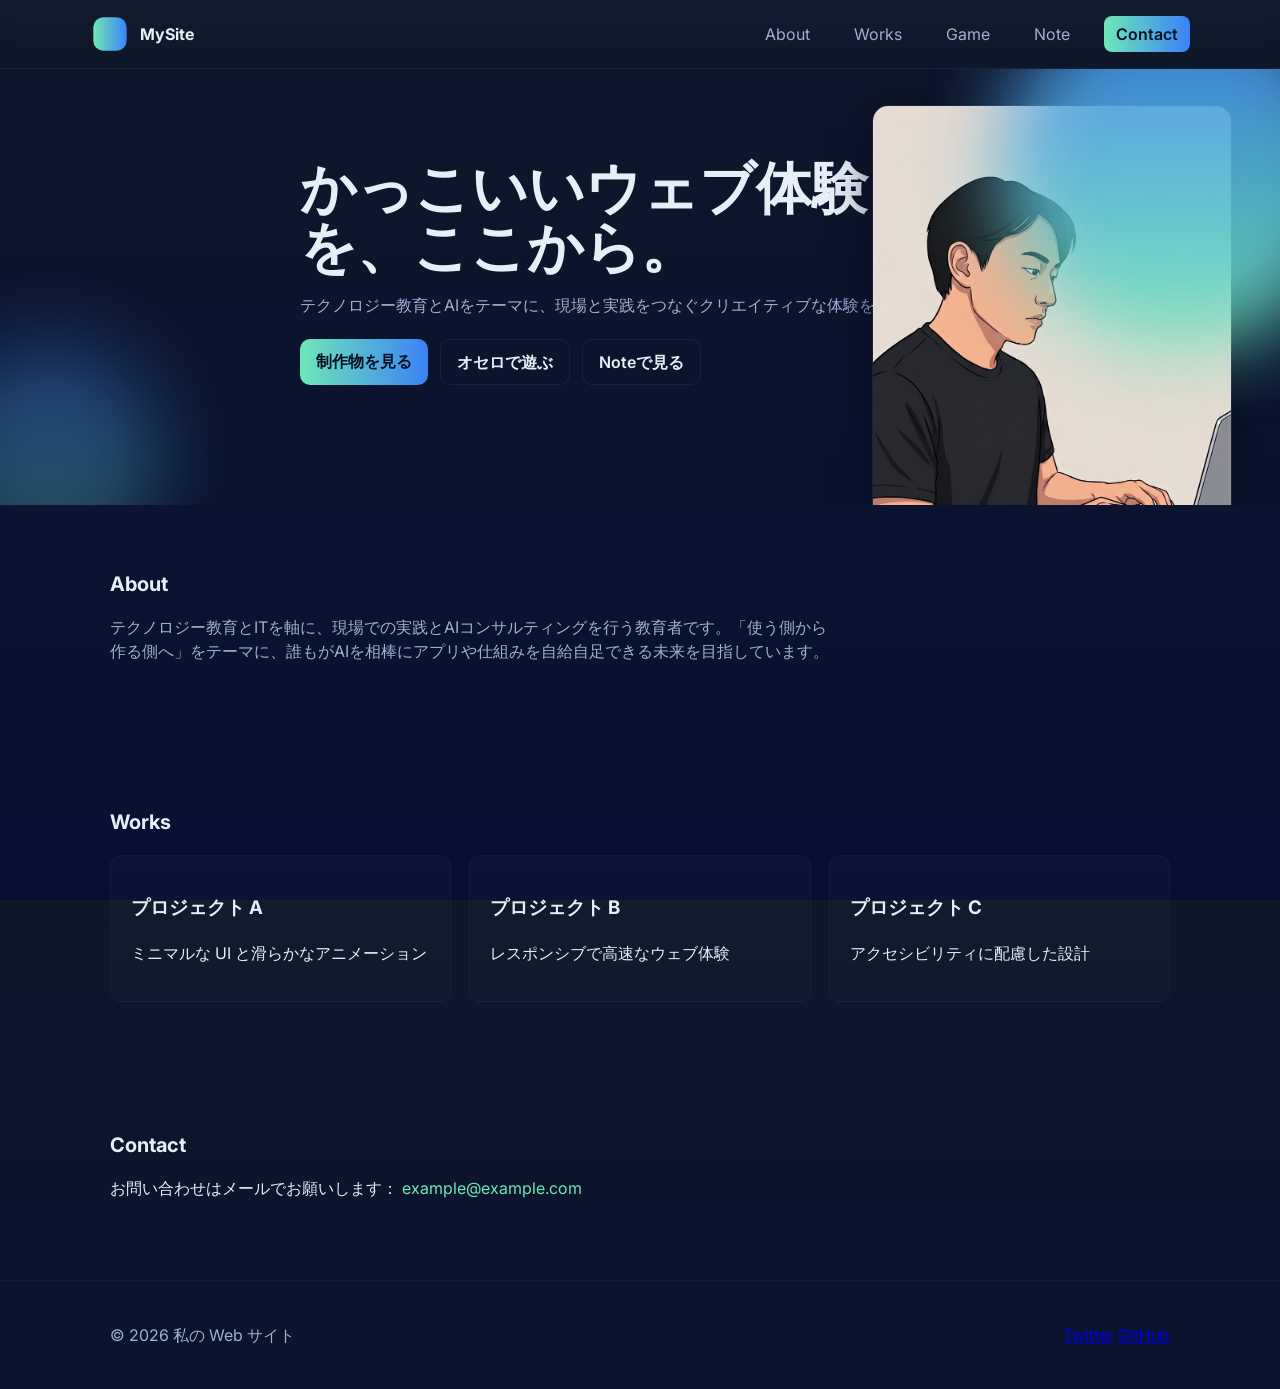
<file: index.html>
<!doctype html>
<html lang="ja">
	<head>
		<meta charset="utf-8" />
		<meta name="viewport" content="width=device-width,initial-scale=1" />
		<title>私の Web サイト</title>
		<link rel="preconnect" href="https://fonts.googleapis.com">
		<link rel="preconnect" href="https://fonts.gstatic.com" crossorigin>
		<link href="https://fonts.googleapis.com/css2?family=Inter:wght@400;600;800&display=swap" rel="stylesheet">
		<link rel="stylesheet" href="styles.css">
	</head>
	<body>
		<header class="site-header">
			<div class="container header-inner">
				<a class="logo" href="#">
					<svg width="40" height="40" viewBox="0 0 24 24" fill="none" xmlns="http://www.w3.org/2000/svg" aria-hidden>
						<rect x="2" y="2" width="20" height="20" rx="6" fill="url(#g)" />
						<defs>
							<linearGradient id="g" x1="0" x2="1">
								<stop offset="0" stop-color="#6EE7B7"/>
								<stop offset="1" stop-color="#3B82F6"/>
							</linearGradient>
						</defs>
					</svg>
					<span class="logo-text">MySite</span>
				</a>
				<nav class="nav">
					<a href="#about">About</a>
					<a href="#works">Works</a>
					<a href="game.html">Game</a>
					<a href="https://note.com/taichi_ito1987" target="_blank" rel="noopener">Note</a>
					<a href="#contact" class="cta">Contact</a>
				</nav>
			</div>
		</header>

		<main>
			<section class="hero">
				<div class="container hero-inner">
					<h1 class="hero-title">かっこいいウェブ体験を、ここから。</h1>
					<p class="hero-sub">テクノロジー教育とAIをテーマに、現場と実践をつなぐクリエイティブな体験を届けます。</p>
						<div class="hero-figure" aria-hidden>
						<img src="Gemini_Generated_Image_1hsnd1hsnd1hsnd1.png" alt="Generated artwork">
						</div>
					<div class="hero-cta">
						<a href="#works" class="btn btn-primary">制作物を見る</a>
					<a href="game.html" class="btn btn-ghost">オセロで遊ぶ</a>
					<a href="https://note.com/taichi_ito1987" class="btn btn-ghost" target="_blank" rel="noopener">Noteで見る</a>
					</div>
				</div>
				<div class="hero-decor" aria-hidden>
					<div class="blob blob-1"></div>
					<div class="blob blob-2"></div>
				</div>
			</section>

			<section id="about" class="section">
				<div class="container">
					<h2 class="section-title">About</h2>
					<p class="lead">テクノロジー教育とITを軸に、現場での実践とAIコンサルティングを行う教育者です。「使う側から作る側へ」をテーマに、誰もがAIを相棒にアプリや仕組みを自給自足できる未来を目指しています。</p>
				</div>
			</section>

			<section id="works" class="section">
				<div class="container">
					<h2 class="section-title">Works</h2>
					<div class="cards">
						<article class="card"> 
							<h3>プロジェクト A</h3>
							<p>ミニマルな UI と滑らかなアニメーション</p>
						</article>
						<article class="card"> 
							<h3>プロジェクト B</h3>
							<p>レスポンシブで高速なウェブ体験</p>
						</article>
						<article class="card"> 
							<h3>プロジェクト C</h3>
							<p>アクセシビリティに配慮した設計</p>
						</article>
					</div>
				</div>
			</section>

			<section id="contact" class="section contact">
				<div class="container">
					<h2 class="section-title">Contact</h2>
					<p>お問い合わせはメールでお願いします： <a href="mailto:example@example.com">example@example.com</a></p>
				</div>
			</section>
		</main>

		<footer class="site-footer">
			<div class="container footer-inner">
				<p>© 2026 私の Web サイト</p>
				<div class="social">
					<a href="#">Twitter</a>
					<a href="#">GitHub</a>
				</div>
			</div>
		</footer>

		<script src="script.js"></script>
	</body>
</html>
</file>
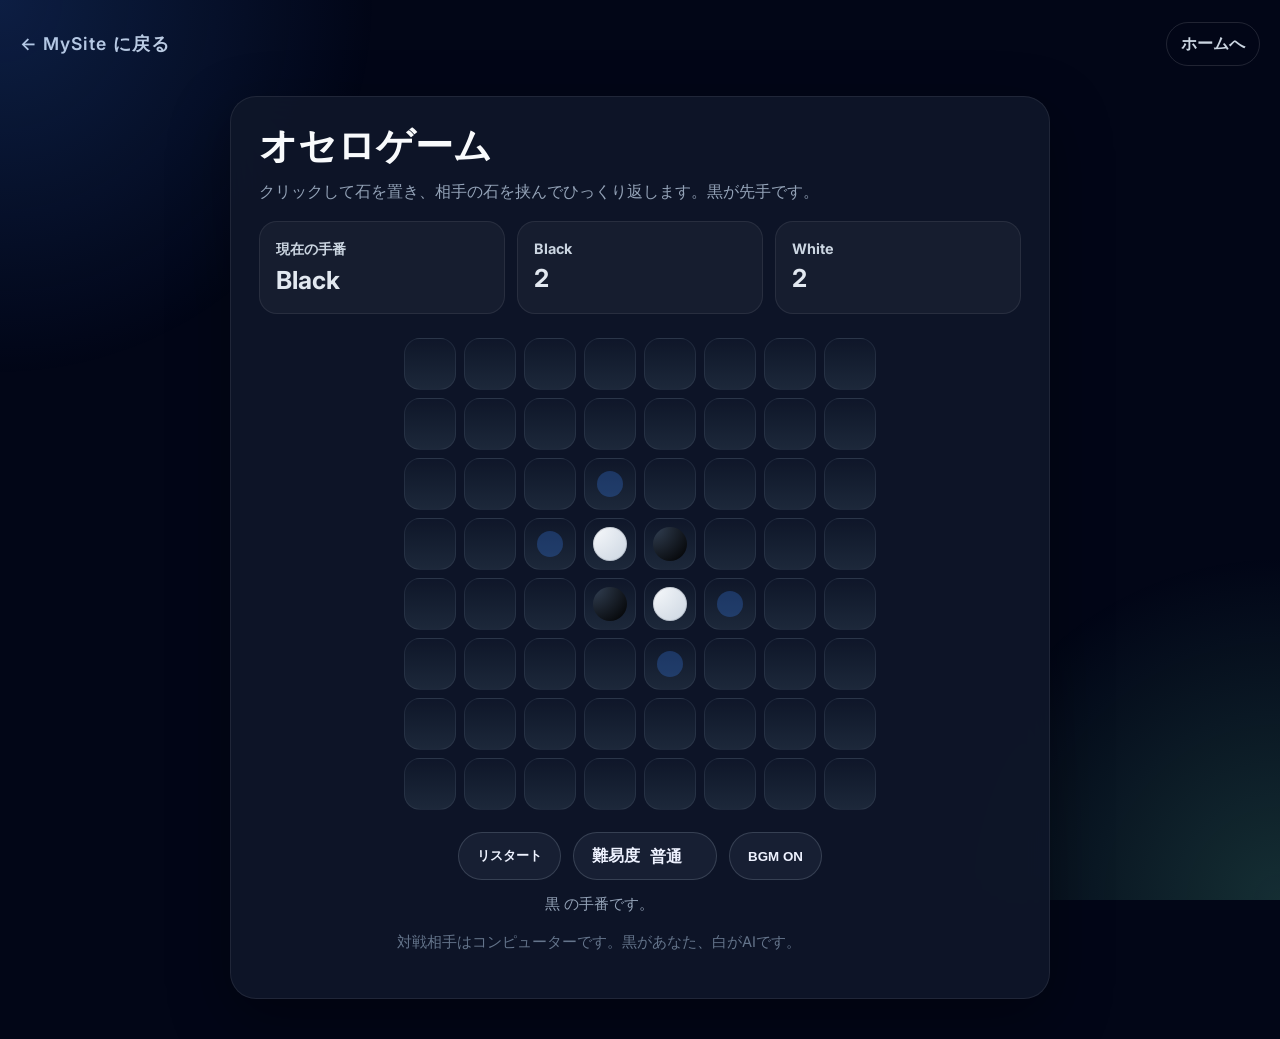
<file: game.html>
<!doctype html>
<html lang="ja">
<head>
  <meta charset="utf-8" />
  <meta name="viewport" content="width=device-width, initial-scale=1" />
  <title>オセロゲーム</title>
  <link rel="preconnect" href="https://fonts.googleapis.com">
  <link rel="preconnect" href="https://fonts.gstatic.com" crossorigin>
  <link href="https://fonts.googleapis.com/css2?family=Inter:wght@400;600;700&display=swap" rel="stylesheet">
  <style>
    :root {
      color-scheme: dark;
      color: #f8fafc;
      background: #020617;
      font-family: 'Inter', system-ui, sans-serif;
    }
    * { box-sizing: border-box; }
    body { margin: 0; min-height: 100vh; display: flex; flex-direction: column; }
    body::before { content: ''; position: fixed; inset: 0; background: radial-gradient(circle at top left, rgba(59,130,246,0.2), transparent 24%), radial-gradient(circle at bottom right, rgba(110,231,183,0.18), transparent 22%); pointer-events: none; }
    header { padding: 22px 20px 10px; display: flex; justify-content: space-between; align-items: center; }
    header a { color: #cbd5e1; text-decoration: none; font-weight: 600; }
    .brand { font-size: 1.1rem; letter-spacing: 0.06em; }
    .return-link { border: 1px solid rgba(255,255,255,0.12); padding: 10px 14px; border-radius: 999px; display: inline-flex; align-items: center; gap: 8px; transition: background .2s ease; }
    .return-link:hover { background: rgba(255,255,255,0.06); }
    main { flex: 1; display: flex; flex-direction: column; align-items: center; padding: 0 20px 40px; }
    .panel { width: min(100%, 820px); margin-top: 20px; padding: 28px; border-radius: 26px; background: rgba(15,23,42,0.9); border: 1px solid rgba(255,255,255,0.08); box-shadow: 0 20px 60px rgba(0,0,0,0.35); backdrop-filter: blur(18px); }
    h1 { margin: 0 0 16px; font-size: clamp(2rem, 3vw, 3.2rem); line-height: 1.05; }
    p { margin: 0 0 18px; color: #94a3b8; max-width: 680px; }
    .status-row { display: grid; grid-template-columns: repeat(3, minmax(130px, 1fr)); gap: 12px; margin-bottom: 24px; }
    .status { background: rgba(255,255,255,0.04); padding: 18px 16px; border-radius: 18px; border: 1px solid rgba(255,255,255,0.08); }
    .status strong { display: block; font-size: 0.9rem; color: #cbd5e1; margin-bottom: 6px; }
    .status span { font-size: 1.55rem; font-weight: 700; color: #e2e8f0; }
    .board { display: grid; grid-template-columns: repeat(8, 52px); gap: 8px; justify-content: center; margin-bottom: 22px; }
    .cell { width: 52px; height: 52px; border-radius: 16px; background: linear-gradient(180deg, rgba(15,23,42,0.92), rgba(30,41,59,0.95)); border: 1px solid rgba(148,163,184,0.12); position: relative; cursor: pointer; transition: transform .18s ease, border-color .18s ease, background .18s ease; }
    .cell:hover { transform: translateY(-1px); border-color: rgba(59,130,246,0.55); }
    .cell::before { content: ''; position: absolute; inset: 6px; border-radius: 999px; background: radial-gradient(circle, rgba(100,116,139,0.08), transparent 60%); opacity: 0; transition: opacity .18s ease; }
    .cell:hover::before { opacity: 1; }
    .disc { position: absolute; inset: 8px; border-radius: 999px; background: radial-gradient(circle at top left, #111827, #0f172a); display: flex; align-items: center; justify-content: center; }
    .disc.black { background: radial-gradient(circle at top left, #334155, #000); }
    .disc.white { background: radial-gradient(circle at top left, #f8fafc, #cbd5e1); box-shadow: inset 0 0 0 1px rgba(15,23,42,0.14); }
    .hint { position: absolute; inset: 12px; border-radius: 50%; background: rgba(59,130,246,0.28); opacity: 0; pointer-events: none; transition: opacity .2s ease; }
    .cell.valid .hint { opacity: 1; }
    .controls { display: flex; flex-wrap: wrap; gap: 12px; justify-content: center; }
    .button { color: #eef2ff; border: 1px solid rgba(148,163,184,0.25); background: rgba(148,163,184,0.08); border-radius: 999px; padding: 12px 18px; font-weight: 600; text-decoration: none; cursor: pointer; transition: transform .18s ease, background .18s ease; }
    .button:hover { background: rgba(59,130,246,0.18); transform: translateY(-1px); }
    .select-label { display: inline-flex; align-items: center; gap: 10px; }
    .select-label select { appearance: none; background: transparent; color: inherit; border: none; padding: 0; font: inherit; cursor: pointer; }
    .small-note { color: #94a3b8; margin-top: 14px; font-size: 0.95rem; text-align: center; }
    .footer-note { text-align: center; margin-top: 18px; color: #64748b; font-size: 0.92rem; }
    @media (max-width: 720px) {
      .board { grid-template-columns: repeat(8, 10vw); gap: 7px; }
      .cell { width: 10vw; height: 10vw; }
      .status-row { grid-template-columns: 1fr; }
      .panel { padding: 20px; }
      header { flex-direction: column; align-items: flex-start; gap: 12px; }
    }
  </style>
</head>
<body>
  <header>
    <a class="brand" href="index.html">← MySite に戻る</a>
    <a class="return-link" href="index.html">ホームへ</a>
  </header>
  <main>
    <section class="panel" aria-labelledby="game-title">
      <h1 id="game-title">オセロゲーム</h1>
      <p>クリックして石を置き、相手の石を挟んでひっくり返します。黒が先手です。</p>
      <div class="status-row">
        <div class="status"><strong>現在の手番</strong><span id="current-player">Black</span></div>
        <div class="status"><strong>Black</strong><span id="black-score">2</span></div>
        <div class="status"><strong>White</strong><span id="white-score">2</span></div>
      </div>
      <div class="board" id="board" role="grid" aria-label="オセロ盤"></div>
      <div class="controls">
        <button class="button" id="restart">リスタート</button>
        <label class="button select-label" for="difficulty">
          難易度
          <select id="difficulty" aria-label="コンピューターの難易度">
            <option value="easy">優しい</option>
            <option value="normal" selected>普通</option>
            <option value="hard">難しい</option>
          </select>
        </label>
        <button class="button" id="toggle-music">BGM ON</button>
      </div>
      <p class="small-note" id="game-message">あなたの手番です。</p>
      <p class="footer-note">対戦相手はコンピューターです。黒があなた、白がAIです。</p>
    </section>
  </main>
  <script>
    const SIZE = 8;
    const EMPTY = 0, BLACK = 1, WHITE = 2;
    const HUMAN = BLACK;
    const COMPUTER = WHITE;
    const POSITION_SCORE = [
      [ 120, -20,  20,  5,  5, 20, -20, 120],
      [ -20, -40,  -5, -5, -5, -5, -40, -20],
      [ 20,  -5,  15,  3,  3, 15,  -5,  20],
      [ 5,  -5,   3,  3,  3,  3,  -5,   5],
      [ 5,  -5,   3,  3,  3,  3,  -5,   5],
      [ 20,  -5,  15,  3,  3, 15,  -5,  20],
      [ -20, -40,  -5, -5, -5, -5, -40, -20],
      [ 120, -20,  20,  5,  5, 20, -20, 120]
    ];

    let board = [];
    let currentPlayer = BLACK;
    let difficulty = 'normal';
    let audioContext = null;
    let bgmTimer = null;
    let bgmIsPlaying = false;

    const boardEl = document.getElementById('board');
    const currentPlayerEl = document.getElementById('current-player');
    const blackScoreEl = document.getElementById('black-score');
    const whiteScoreEl = document.getElementById('white-score');
    const messageEl = document.getElementById('game-message');
    const restartBtn = document.getElementById('restart');
    const difficultySelect = document.getElementById('difficulty');
    const toggleMusicBtn = document.getElementById('toggle-music');

    const directions = [
      [-1, -1], [-1, 0], [-1, 1], [0, -1], [0, 1], [1, -1], [1, 0], [1, 1]
    ];

    function createBoard() {
      board = Array.from({ length: SIZE }, () => Array(SIZE).fill(EMPTY));
      const mid = SIZE / 2;
      board[mid - 1][mid - 1] = WHITE;
      board[mid][mid] = WHITE;
      board[mid - 1][mid] = BLACK;
      board[mid][mid - 1] = BLACK;
    }

    function inBounds(row, col) {
      return row >= 0 && row < SIZE && col >= 0 && col < SIZE;
    }

    function getOpponent(player) {
      return player === BLACK ? WHITE : BLACK;
    }

    function getFlips(row, col, player) {
      if (board[row][col] !== EMPTY) return [];
      const flips = [];
      const opponent = getOpponent(player);
      directions.forEach(([dy, dx]) => {
        let r = row + dy;
        let c = col + dx;
        const line = [];
        while (inBounds(r, c) && board[r][c] === opponent) {
          line.push([r, c]);
          r += dy;
          c += dx;
        }
        if (inBounds(r, c) && board[r][c] === player && line.length) {
          flips.push(...line);
        }
      });
      return flips;
    }

    function getValidMoves(player) {
      const moves = [];
      for (let r = 0; r < SIZE; r++) {
        for (let c = 0; c < SIZE; c++) {
          const flips = getFlips(r, c, player);
          if (flips.length) moves.push({ row: r, col: c, flips });
        }
      }
      return moves;
    }

    function countStones() {
      let black = 0, white = 0;
      board.forEach(row => row.forEach(cell => {
        if (cell === BLACK) black++;
        if (cell === WHITE) white++;
      }));
      return { black, white };
    }

    function updateStatus() {
      const scores = countStones();
      currentPlayerEl.textContent = currentPlayer === BLACK ? 'Black' : 'White';
      blackScoreEl.textContent = scores.black;
      whiteScoreEl.textContent = scores.white;
    }

    function endGame() {
      const scores = countStones();
      let text = 'ゲーム終了！ ';
      if (scores.black > scores.white) text += '黒の勝ちです。';
      else if (scores.white > scores.black) text += '白の勝ちです。';
      else text += '引き分けです。';
      messageEl.textContent = text;
    }

    function renderBoard() {
      boardEl.innerHTML = '';
      const validMoves = getValidMoves(currentPlayer);
      for (let r = 0; r < SIZE; r++) {
        for (let c = 0; c < SIZE; c++) {
          const cell = document.createElement('button');
          cell.className = 'cell';
          cell.type = 'button';
          cell.setAttribute('aria-label', `行 ${r + 1} 列 ${c + 1}`);
          const flipping = validMoves.some(move => move.row === r && move.col === c);
          if (flipping && currentPlayer === HUMAN) {
            cell.classList.add('valid');
          }
          if (board[r][c] !== EMPTY) {
            const disc = document.createElement('span');
            disc.className = `disc ${board[r][c] === BLACK ? 'black' : 'white'}`;
            cell.appendChild(disc);
          } else {
            const hint = document.createElement('span');
            hint.className = 'hint';
            cell.appendChild(hint);
          }
          cell.addEventListener('click', () => handleCellClick(r, c));
          boardEl.appendChild(cell);
        }
      }

      if (!validMoves.length) {
        if (!hasValidMoves(getOpponent(currentPlayer))) {
          updateStatus();
          endGame();
          return;
        }
        messageEl.textContent = `${currentPlayer === BLACK ? '黒' : '白'} は打てる手がありません。パスします。`;
      } else {
        messageEl.textContent = `${currentPlayer === BLACK ? '黒' : '白'} の手番です。`;
      }
      updateStatus();
    }

    function hasValidMoves(player) {
      return getValidMoves(player).length > 0;
    }

    function applyMove(move, player) {
      const { row, col, flips } = move;
      board[row][col] = player;
      flips.forEach(([r, c]) => { board[r][c] = player; });
    }

    function chooseAiMove(player) {
      const options = getValidMoves(player);
      if (!options.length) return null;
      if (difficulty === 'easy') {
        return options[Math.floor(Math.random() * options.length)];
      }

      const scored = options.map(move => {
        const flipScore = move.flips.length * 4;
        const positionScore = POSITION_SCORE[move.row][move.col];
        let score = flipScore + positionScore;
        if (difficulty === 'hard') {
          const opponentMoves = getValidMoves(getOpponent(player)).length;
          score += (50 - opponentMoves * 5);
        }
        return { move, score };
      });

      scored.sort((a, b) => b.score - a.score);
      const topScore = scored[0].score;
      const topChoices = scored.filter(entry => entry.score === topScore).map(entry => entry.move);
      return topChoices[Math.floor(Math.random() * topChoices.length)];
    }

    function handleCellClick(row, col) {
      if (currentPlayer !== HUMAN) return;
      const move = getValidMoves(HUMAN).find(m => m.row === row && m.col === col);
      if (!move) return;
      applyMove(move, HUMAN);
      currentPlayer = COMPUTER;
      processNextTurn();
    }

    function processNextTurn() {
      if (!hasValidMoves(currentPlayer)) {
        const opponent = getOpponent(currentPlayer);
        if (!hasValidMoves(opponent)) {
          renderBoard();
          return;
        }
        messageEl.textContent = `${currentPlayer === BLACK ? '黒' : '白'} は打てる手がありません。パスします。`;
        currentPlayer = opponent;
        if (currentPlayer === COMPUTER) {
          setTimeout(processNextTurn, 500);
          return;
        }
      }
      renderBoard();
      if (currentPlayer === COMPUTER) {
        setTimeout(() => {
          const aiMove = chooseAiMove(COMPUTER);
          if (aiMove) {
            applyMove(aiMove, COMPUTER);
            currentPlayer = HUMAN;
          }
          processNextTurn();
        }, 500);
      }
    }

    function createAudioContext() {
      if (audioContext) return;
      audioContext = new (window.AudioContext || window.webkitAudioContext)();
    }

    function startBgm() {
      createAudioContext();
      const gain = audioContext.createGain();
      gain.gain.value = 0.16;
      gain.connect(audioContext.destination);

      const notes = [0, 3, 5, 7, 10, 7, 5, 3];
      let step = 0;

      function playNote() {
        if (!bgmIsPlaying) return;
        const note = notes[step % notes.length];
        const frequency = 220 * Math.pow(2, note / 12);
        const osc = audioContext.createOscillator();
        const envelope = audioContext.createGain();
        osc.type = 'triangle';
        osc.frequency.value = frequency;
        envelope.gain.setValueAtTime(0, audioContext.currentTime);
        envelope.gain.linearRampToValueAtTime(0.14, audioContext.currentTime + 0.02);
        envelope.gain.exponentialRampToValueAtTime(0.001, audioContext.currentTime + 0.35);
        osc.connect(envelope).connect(gain);
        osc.start();
        osc.stop(audioContext.currentTime + 0.36);
        step += 1;
        bgmTimer = window.setTimeout(playNote, 360);
      }

      bgmIsPlaying = true;
      if (!bgmTimer) playNote();
    }

    function stopBgm() {
      bgmIsPlaying = false;
      if (bgmTimer) {
        clearTimeout(bgmTimer);
        bgmTimer = null;
      }
    }

    difficultySelect.addEventListener('change', () => {
      difficulty = difficultySelect.value;
    });

    toggleMusicBtn.addEventListener('click', async () => {
      if (!audioContext) createAudioContext();
      if (!bgmIsPlaying) {
        toggleMusicBtn.textContent = 'BGM OFF';
        bgmIsPlaying = true;
        await audioContext.resume();
        startBgm();
      } else {
        stopBgm();
        toggleMusicBtn.textContent = 'BGM ON';
      }
    });

    restartBtn.addEventListener('click', () => {
      currentPlayer = BLACK;
      createBoard();
      renderBoard();
    });

    createBoard();
    renderBoard();
  </script>
</body>
</html>
</file>
<file: styles.css>
:root{
  --bg-1:#0f172a;
  --bg-2:#071033;
  --glass: rgba(255,255,255,0.06);
  --accent-1:#6EE7B7;
  --accent-2:#3B82F6;
  --text: #e6eef8;
  --muted: #9fb0d4;
  --radius: 12px;
}

*{box-sizing:border-box}
html,body{height:100%}
body{
  margin:0;
  font-family: Inter, system-ui, -apple-system, "Hiragino Kaku Gothic ProN", "Yu Gothic", sans-serif;
  background: linear-gradient(180deg,var(--bg-1),var(--bg-2));
  color:var(--text);
  -webkit-font-smoothing:antialiased;
  -moz-osx-font-smoothing:grayscale;
  line-height:1.5;
}

.container{max-width:1100px;margin:0 auto;padding:0 20px}

.site-header{position:sticky;top:0;z-index:40;background:linear-gradient(180deg, rgba(255,255,255,0.02), transparent);backdrop-filter: blur(6px);border-bottom:1px solid rgba(255,255,255,0.03)}
.header-inner{display:flex;align-items:center;justify-content:space-between;padding:14px 0}
.logo{display:flex;align-items:center;gap:10px;color:var(--text);text-decoration:none}
.logo-text{font-weight:700}
.nav a{color:var(--muted);text-decoration:none;margin-left:20px;padding:8px 10px;border-radius:8px}
.nav a:hover{color:var(--text);background:var(--glass)}
.nav .cta{background:linear-gradient(90deg,var(--accent-1),var(--accent-2));color:#021025;padding:8px 12px;font-weight:600}

.hero{position:relative;padding:90px 0 120px;overflow:hidden}
.hero-inner{max-width:720px}
.hero-title{font-size:clamp(32px,5vw,56px);margin:0 0 16px;line-height:1.05}
.hero-sub{color:var(--muted);margin:0 0 22px}
.hero-cta{display:flex;gap:12px}
.btn{display:inline-block;text-decoration:none;border-radius:10px;padding:10px 16px;font-weight:600}
.btn-primary{background:linear-gradient(90deg,var(--accent-1),var(--accent-2));color:#021025}
.btn-ghost{border:1px solid rgba(255,255,255,0.06);color:var(--text);background:transparent}

.hero-decor .blob{position:absolute;border-radius:50%;filter:blur(40px);opacity:0.9}
.blob-1{width:360px;height:360px;right:-80px;top:-80px;background:linear-gradient(180deg,var(--accent-2),var(--accent-1));transform:translateZ(0)}
.blob-2{width:220px;height:220px;left:-60px;bottom:-60px;background:linear-gradient(180deg,rgba(59,130,246,0.45),rgba(110,231,183,0.35))}

/* hero image */
.hero-figure{position:absolute;right:48px;top:36px;width:360px;border-radius:16px;overflow:hidden;border:1px solid rgba(255,255,255,0.06);box-shadow:0 12px 40px rgba(2,8,23,0.6);display:block}
.hero-figure img{width:100%;height:100%;object-fit:cover;display:block}

@media (max-width:900px){
  .hero-figure{display:none}
}

.section{padding:64px 0}
.section-title{font-size:20px;margin:0 0 10px}
.lead{color:var(--muted);max-width:720px}

.cards{display:grid;grid-template-columns:repeat(auto-fit,minmax(220px,1fr));gap:18px;margin-top:18px}
.card{background:linear-gradient(180deg, rgba(255,255,255,0.02), rgba(255,255,255,0.01));padding:20px;border-radius:12px;border:1px solid rgba(255,255,255,0.03);transition:transform .36s,box-shadow .36s}
.card:hover{transform:translateY(-8px);box-shadow:0 10px 30px rgba(2,8,23,0.6)}

.contact a{color:var(--accent-1);text-decoration:none}

.site-footer{padding:26px 0;border-top:1px solid rgba(255,255,255,0.03);color:var(--muted)}
.footer-inner{display:flex;align-items:center;justify-content:space-between}

@media (max-width:720px){
  .header-inner{padding:12px 0}
  .footer-inner{flex-direction:column;gap:10px}
  .hero{padding:70px 0}
}

/* animation hooks */
.hero-inner{opacity:0;transform:translateY(8px);transition:opacity .8s ease, transform .8s ease}
.hero-inner.is-visible{opacity:1;transform:none}

@media (prefers-reduced-motion: reduce){
  .hero-inner{transition:none}
}
</file>
